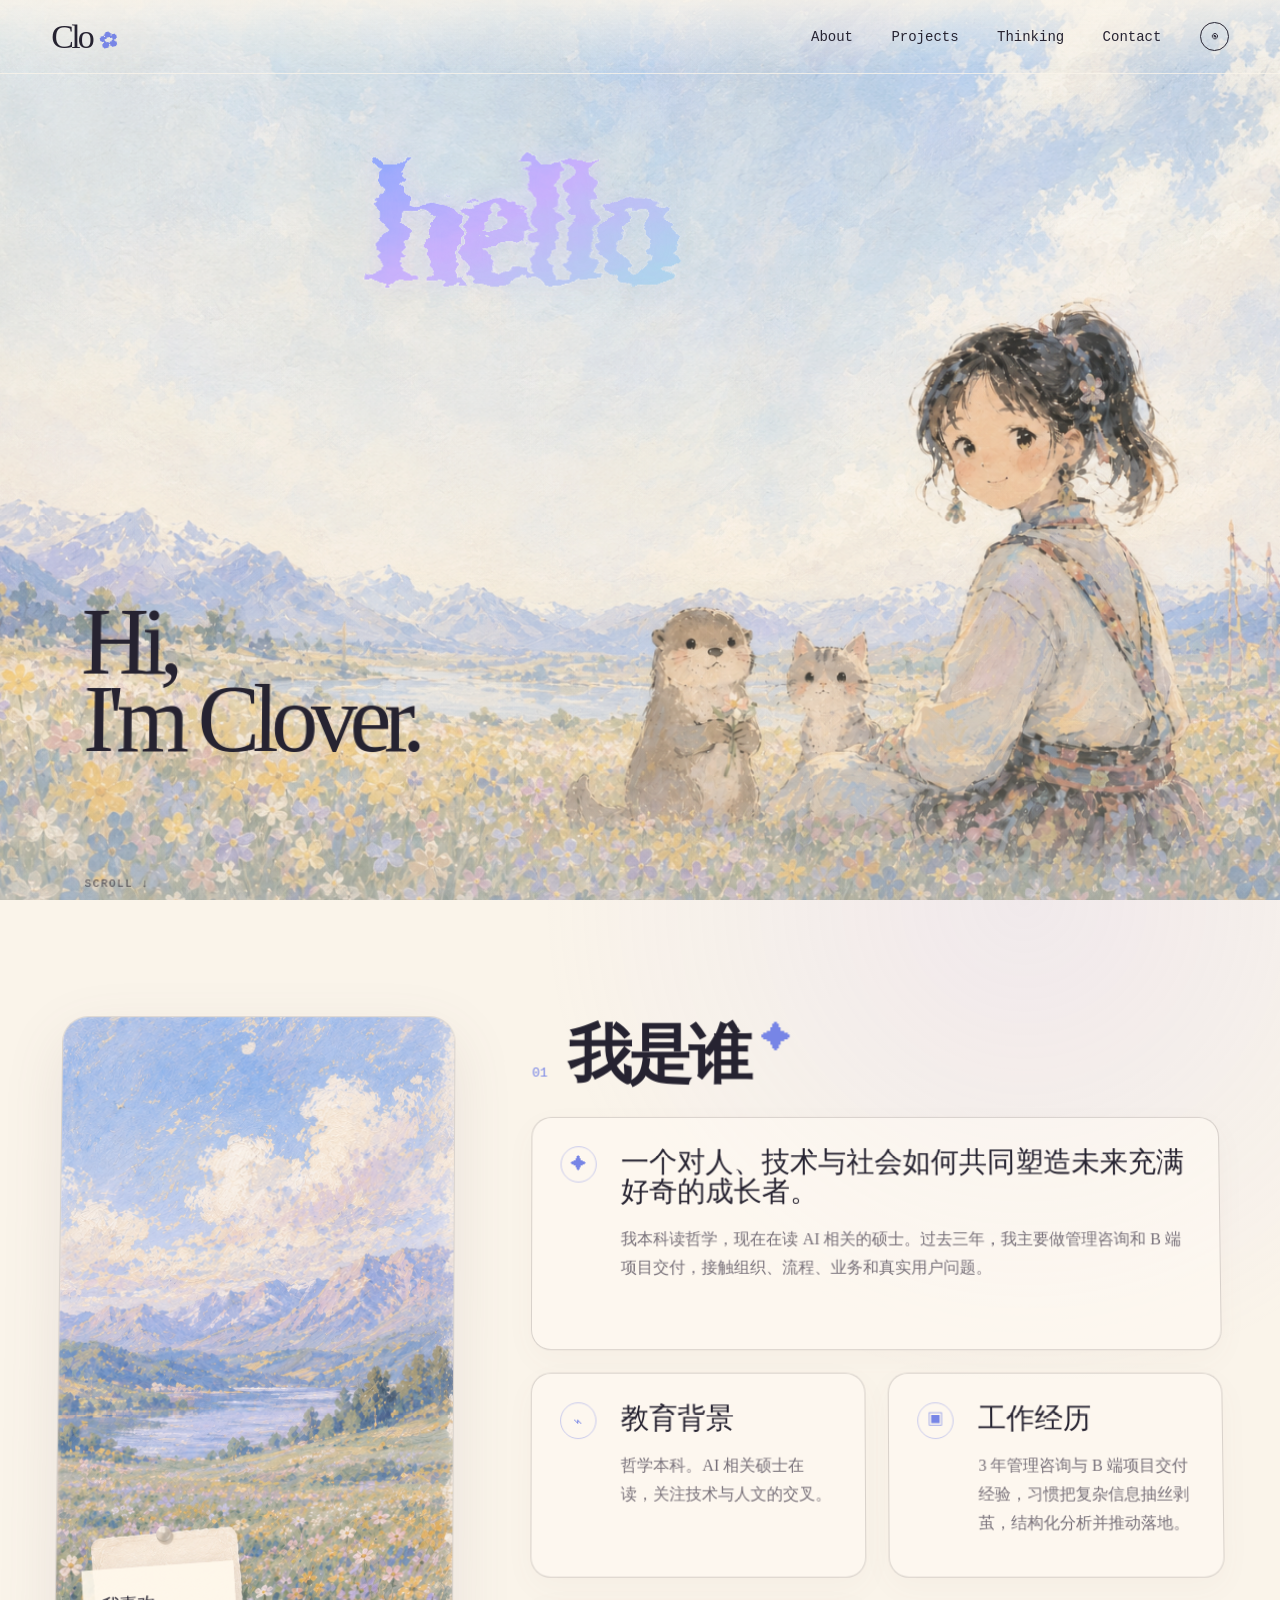
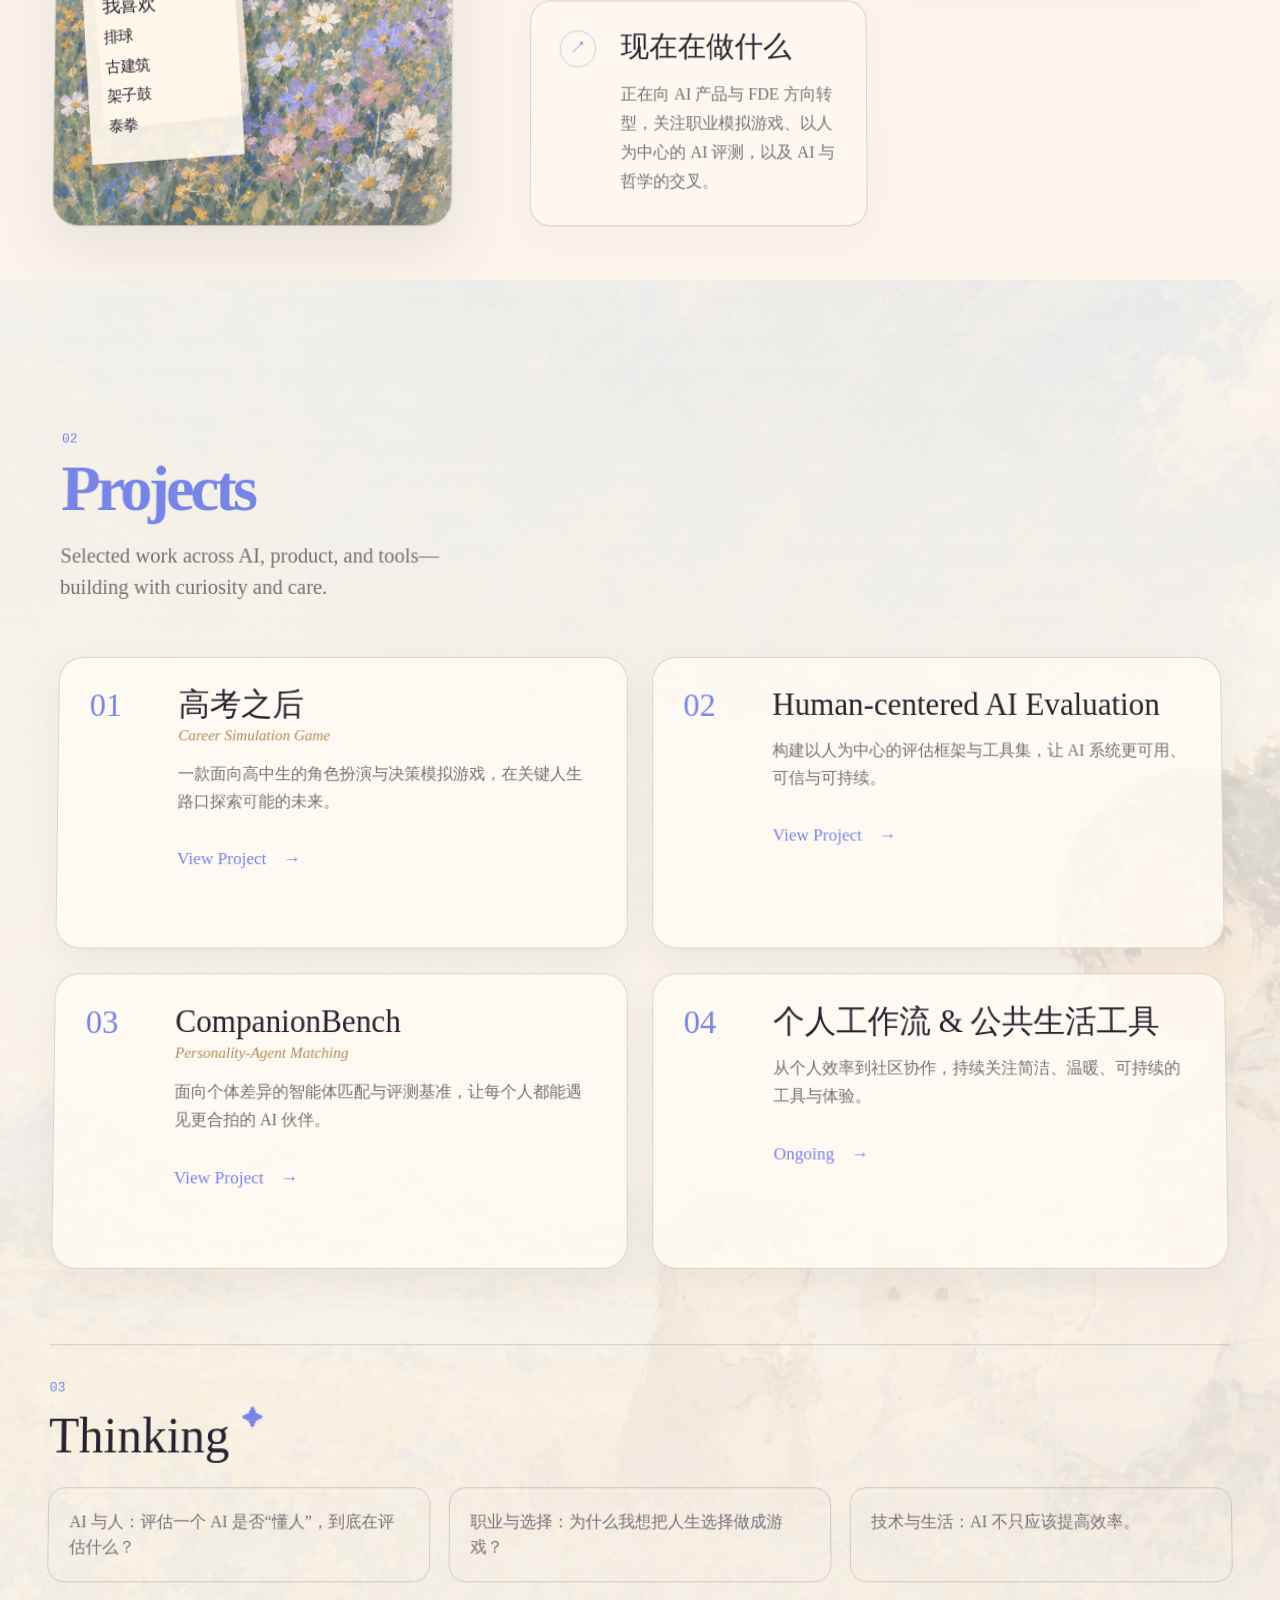
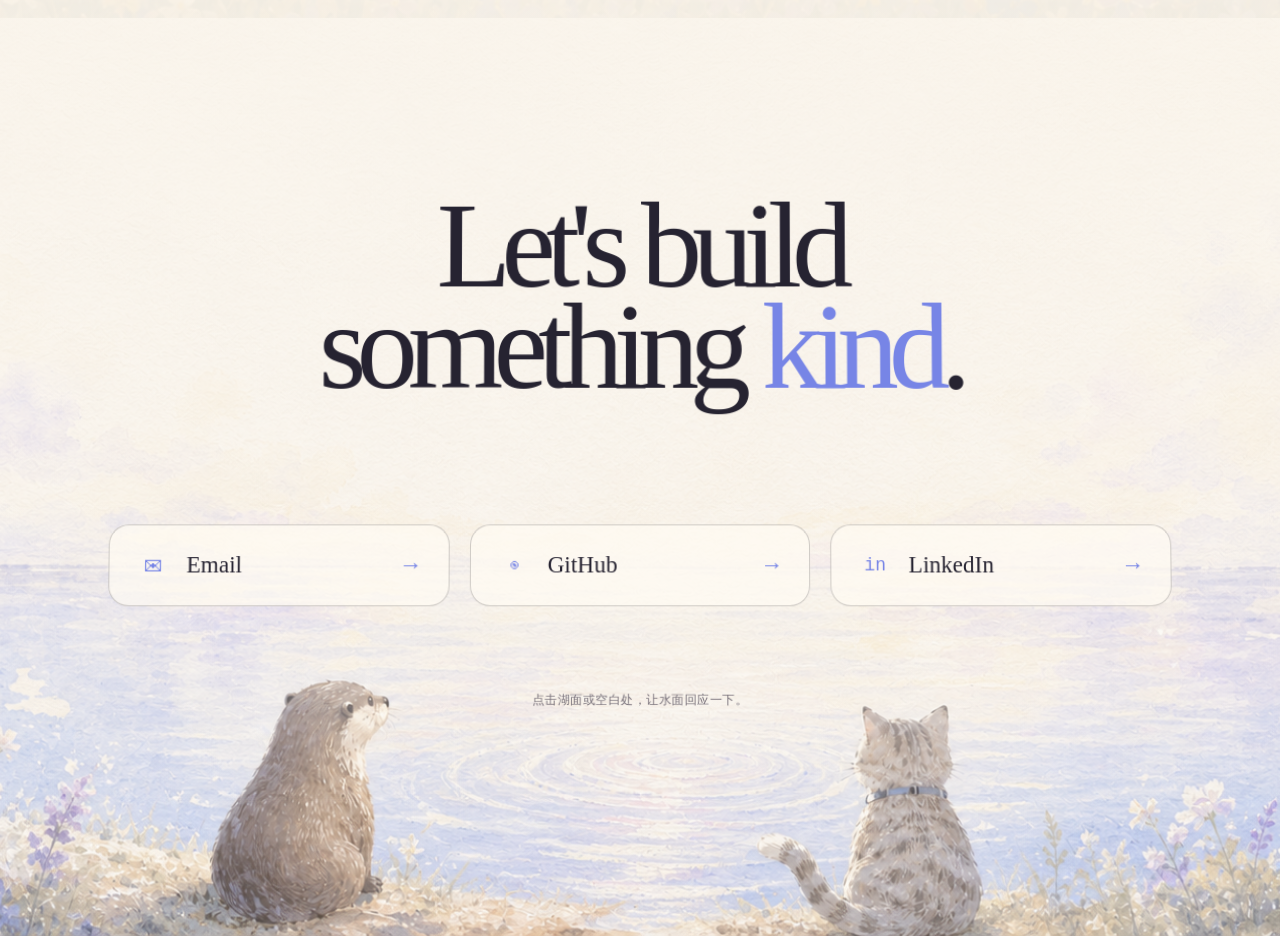
<file: index.html>
<!doctype html>
<html lang="zh-CN">
  <head>
    <meta charset="UTF-8" />
    <meta name="viewport" content="width=device-width, initial-scale=1" />
    <title>Clo — personal site</title>
    <link rel="stylesheet" href="styles.css" />
  </head>
  <body class="site-page page-home" data-page="home">
    <header class="site-header">
      <a class="brand" href="index.html" aria-label="Clo home">Clo <span>✿</span></a>
      <nav class="site-nav" aria-label="主导航">
        <a href="#about">About</a>
        <a href="#projects">Projects</a>
        <a href="#thinking">Thinking</a>
        <a href="#contact">Contact</a>
        <button class="theme-button" type="button" aria-label="切换夜猫子模式">◉</button>
      </nav>
    </header>

    <main>
      <section class="hero-section surface-section" data-ripple-area aria-label="Clover Hero">
        <div class="watercolor-wash" aria-hidden="true"></div>
        <img class="hero-watercolor" src="assets/hero-watercolor.png" alt="水彩高原、女孩、水獭和猫" />
        <div class="ripple-layer" aria-hidden="true"></div>
        <div class="fluid-hello" aria-hidden="true">
          <svg class="fluid-hello-svg" viewBox="0 0 900 300" role="presentation">
            <defs>
              <linearGradient id="fluid-fill" x1="0" y1="0" x2="1" y2="1">
                <stop offset="0" stop-color="#739cff" />
                <stop offset=".45" stop-color="#c6a9ff" />
                <stop offset="1" stop-color="#9edfe8" />
              </linearGradient>
              <filter id="fluid-filter" x="-20%" y="-40%" width="140%" height="190%">
                <feTurbulence class="fluid-noise" type="fractalNoise" baseFrequency=".006 .018" numOctaves="3" seed="12" result="noise" />
                <feDisplacementMap class="fluid-map" in="SourceGraphic" in2="noise" scale="18" xChannelSelector="R" yChannelSelector="G" />
                <feGaussianBlur stdDeviation=".45" />
              </filter>
              <filter id="foam-glow" x="-25%" y="-40%" width="150%" height="190%">
                <feGaussianBlur stdDeviation="8" result="glow" />
                <feMerge><feMergeNode in="glow" /><feMergeNode in="SourceGraphic" /></feMerge>
              </filter>
            </defs>
            <text class="fluid-text fluid-shadow" x="50%" y="67%" text-anchor="middle" filter="url(#foam-glow)">hello</text>
            <text class="fluid-text" x="50%" y="67%" text-anchor="middle" filter="url(#fluid-filter)">hello</text>
          </svg>
        </div>
        <div class="hero-copy">
          <span>Hi,</span>
          <span>I'm Clover.</span>
        </div>
        <button class="scroll-marker" type="button" data-scroll-next aria-label="向下滚动">SCROLL ↓</button>
      </section>

      <section id="about" class="page-main surface-section" data-ripple-area>
        <div class="ripple-layer" aria-hidden="true"></div>
        <div class="about-layout" aria-labelledby="home-about-title">
          <aside class="about-art-frame">
            <img src="assets/about-landscape.png" alt="水彩高原湖泊与花海" />
            <div class="paper-note">我喜欢<br /><span>排球</span><br /><span>古建筑</span><br /><span>架子鼓</span><br /><span>泰拳</span></div>
          </aside>
          <div class="about-dossier">
            <div class="page-heading"><span class="section-index">01</span><h1 id="home-about-title">我是谁 <i>✦</i></h1></div>
            <article class="info-card card-wide">
              <div class="card-icon">✦</div>
              <div><h2>一个对人、技术与社会如何共同塑造未来充满好奇的成长者。</h2><p>我本科读哲学，现在在读 AI 相关的硕士。过去三年，我主要做管理咨询和 B 端项目交付，接触组织、流程、业务和真实用户问题。</p></div>
            </article>
            <article class="info-card">
              <div class="card-icon">⌁</div>
              <div><h2>教育背景</h2><p>哲学本科。AI 相关硕士在读，关注技术与人文的交叉。</p></div>
            </article>
            <article class="info-card">
              <div class="card-icon">▣</div>
              <div><h2>工作经历</h2><p>3 年管理咨询与 B 端项目交付经验，习惯把复杂信息抽丝剥茧，结构化分析并推动落地。</p></div>
            </article>
            <article class="info-card">
              <div class="card-icon">↗</div>
              <div><h2>现在在做什么</h2><p>正在向 AI 产品与 FDE 方向转型，关注职业模拟游戏、以人为中心的 AI 评测，以及 AI 与哲学的交叉。</p></div>
            </article>
          </div>
        </div>
      </section>

      <section id="projects" class="page-main projects-main surface-section" data-ripple-area>
        <div class="ripple-layer" aria-hidden="true"></div>
        <div class="projects-intro" aria-labelledby="home-projects-title">
          <span class="section-index">02</span>
          <h1 id="home-projects-title">Projects</h1>
          <p>Selected work across AI, product, and tools—<br />building with curiosity and care.</p>
        </div>
        <div class="project-grid" aria-label="项目列表">
          <article class="project-card"><span class="project-number">01</span><div><h2>高考之后</h2><em>Career Simulation Game</em><p>一款面向高中生的角色扮演与决策模拟游戏，在关键人生路口探索可能的未来。</p><a href="#" class="text-link">View Project　→</a></div></article>
          <article class="project-card"><span class="project-number">02</span><div><h2>Human-centered AI Evaluation</h2><p>构建以人为中心的评估框架与工具集，让 AI 系统更可用、可信与可持续。</p><a href="#" class="text-link">View Project　→</a></div></article>
          <article class="project-card"><span class="project-number">03</span><div><h2>CompanionBench</h2><em>Personality-Agent Matching</em><p>面向个体差异的智能体匹配与评测基准，让每个人都能遇见更合拍的 AI 伙伴。</p><a href="#" class="text-link">View Project　→</a></div></article>
          <article class="project-card"><span class="project-number">04</span><div><h2>个人工作流 &amp; 公共生活工具</h2><p>从个人效率到社区协作，持续关注简洁、温暖、可持续的工具与体验。</p><a href="#" class="text-link">Ongoing　→</a></div></article>
        </div>
        <div id="thinking" class="thinking-strip" aria-labelledby="home-thinking-title">
          <span class="section-index">03</span><h2 id="home-thinking-title">Thinking <i>✦</i></h2>
          <div class="thinking-grid"><a href="#">AI 与人：评估一个 AI 是否“懂人”，到底在评估什么？</a><a href="#">职业与选择：为什么我想把人生选择做成游戏？</a><a href="#">技术与生活：AI 不只应该提高效率。</a></div>
        </div>
      </section>

      <section id="contact" class="contact-main surface-section" data-ripple-area>
        <img class="contact-lake" src="assets/contact-lake.png" alt="水彩湖面、水獭和猫" />
        <button class="animal-hotspot animal-otter" type="button" aria-label="水獭小彩蛋"><span>·</span></button>
        <button class="animal-hotspot animal-cat" type="button" aria-label="猫咪小彩蛋"><span>·</span></button>
        <div class="ripple-layer" aria-hidden="true"></div>
        <div class="contact-content" aria-labelledby="home-contact-title">
          <h1 id="home-contact-title">Let's build<br />something <span class="kind-word">kind</span>.</h1>
          <div class="contact-actions" aria-label="联系方式">
            <a class="contact-action" href="mailto:hello@cloverli.com"><span>✉</span> Email <b>→</b></a>
            <a class="contact-action" href="https://github.com/clover475" target="_blank" rel="noreferrer"><span>◉</span> GitHub <b>→</b></a>
            <a class="contact-action" href="https://www.linkedin.com" target="_blank" rel="noreferrer"><span>in</span> LinkedIn <b>→</b></a>
          </div>
          <p class="contact-caption">点击湖面或空白处，让水面回应一下。</p>
        </div>
      </section>
    </main>
    <script src="app.js"></script>
  </body>
</html>
</file>
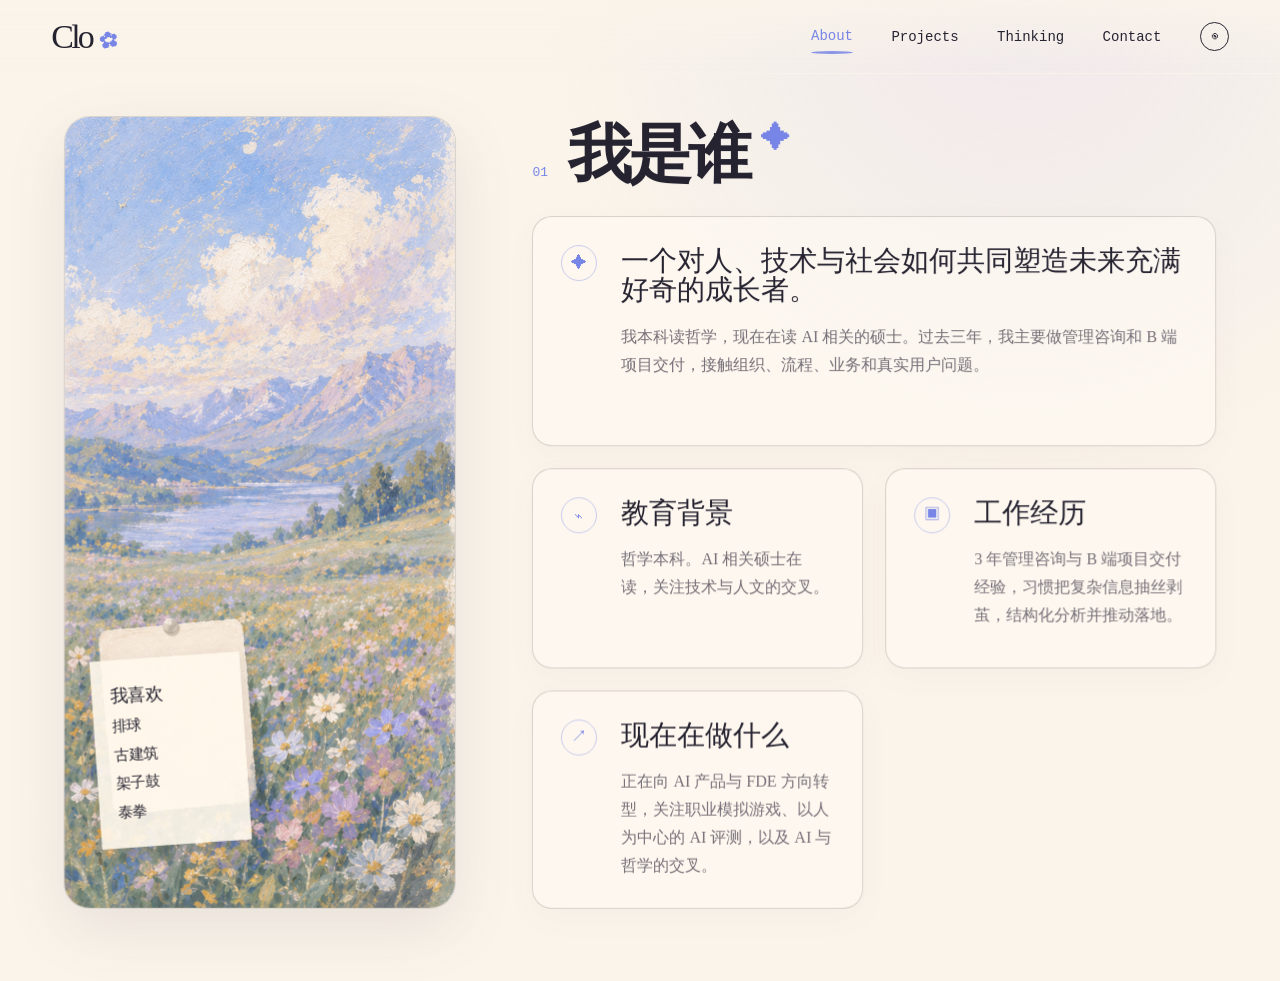
<file: about.html>
<!doctype html>
<html lang="zh-CN">
  <head>
    <meta charset="UTF-8" />
    <meta name="viewport" content="width=device-width, initial-scale=1" />
    <title>About — Clo</title>
    <link rel="stylesheet" href="styles.css" />
  </head>
  <body class="site-page page-about" data-page="about">
    <header class="site-header">
      <a class="brand" href="index.html" aria-label="Clo home">Clo <span>✿</span></a>
      <nav class="site-nav" aria-label="主导航">
        <a class="is-active" href="about.html">About</a>
        <a href="projects.html">Projects</a>
        <a href="projects.html#thinking">Thinking</a>
        <a href="contact.html">Contact</a>
        <button class="theme-button" type="button" aria-label="切换夜猫子模式">◉</button>
      </nav>
    </header>
    <main class="page-main surface-section" data-ripple-area>
      <div class="ripple-layer" aria-hidden="true"></div>
      <section class="about-layout" aria-labelledby="about-title">
        <aside class="about-art-frame">
          <img src="assets/about-landscape.png" alt="水彩高原湖泊与花海" />
          <div class="paper-note">我喜欢<br /><span>排球</span><br /><span>古建筑</span><br /><span>架子鼓</span><br /><span>泰拳</span></div>
        </aside>
        <div class="about-dossier">
          <div class="page-heading"><span class="section-index">01</span><h1 id="about-title">我是谁 <i>✦</i></h1></div>
          <article class="info-card card-wide">
            <div class="card-icon">✦</div>
            <div><h2>一个对人、技术与社会如何共同塑造未来充满好奇的成长者。</h2><p>我本科读哲学，现在在读 AI 相关的硕士。过去三年，我主要做管理咨询和 B 端项目交付，接触组织、流程、业务和真实用户问题。</p></div>
          </article>
          <article class="info-card">
            <div class="card-icon">⌁</div>
            <div><h2>教育背景</h2><p>哲学本科。AI 相关硕士在读，关注技术与人文的交叉。</p></div>
          </article>
          <article class="info-card">
            <div class="card-icon">▣</div>
            <div><h2>工作经历</h2><p>3 年管理咨询与 B 端项目交付经验，习惯把复杂信息抽丝剥茧，结构化分析并推动落地。</p></div>
          </article>
          <article class="info-card">
            <div class="card-icon">↗</div>
            <div><h2>现在在做什么</h2><p>正在向 AI 产品与 FDE 方向转型，关注职业模拟游戏、以人为中心的 AI 评测，以及 AI 与哲学的交叉。</p></div>
          </article>
        </div>
      </section>
    </main>
    <script src="app.js"></script>
  </body>
</html>
</file>
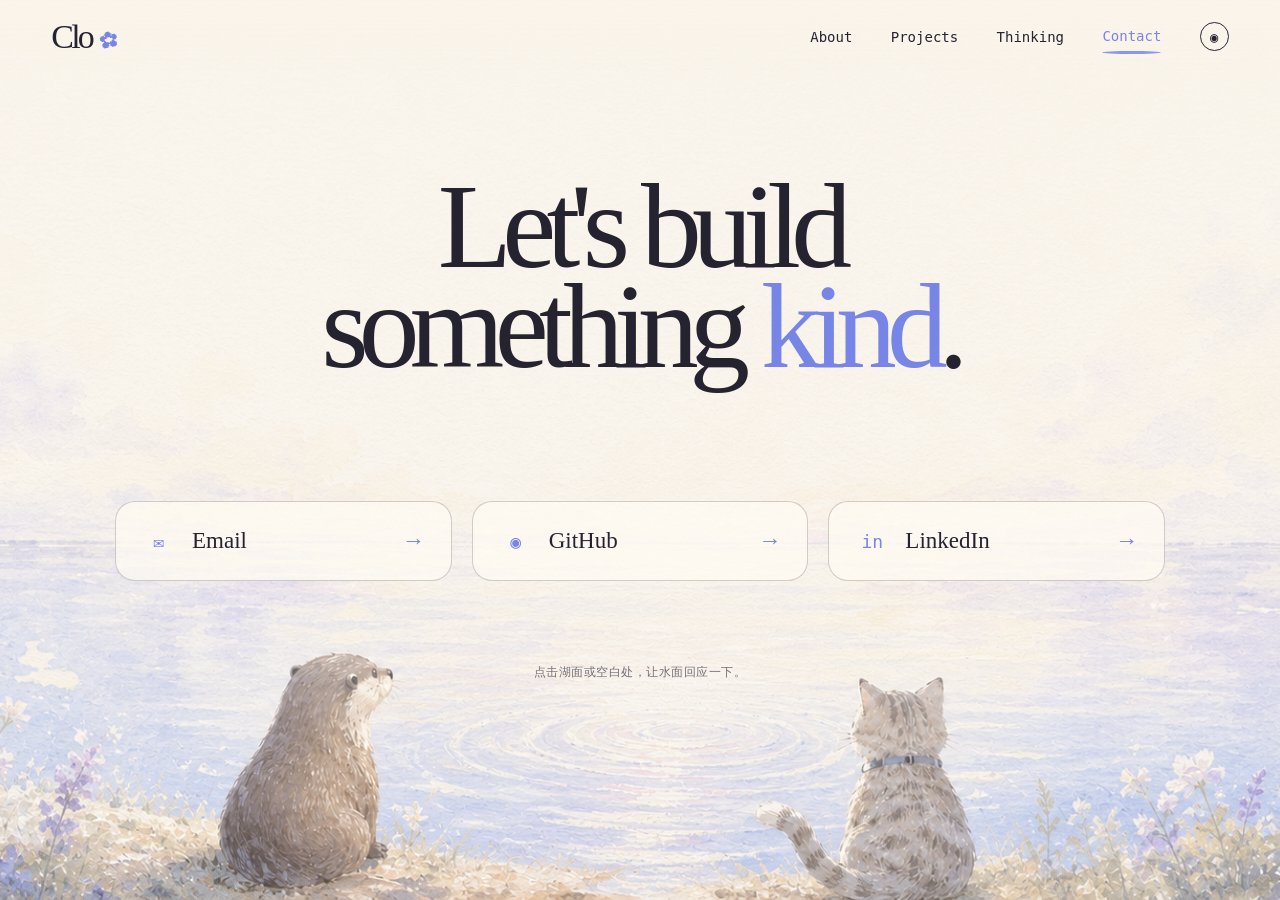
<file: contact.html>
<!doctype html>
<html lang="zh-CN">
  <head>
    <meta charset="UTF-8" />
    <meta name="viewport" content="width=device-width, initial-scale=1" />
    <title>Contact — Clo</title>
    <link rel="stylesheet" href="styles.css" />
  </head>
  <body class="site-page page-contact" data-page="contact">
    <header class="site-header">
      <a class="brand" href="index.html" aria-label="Clo home">Clo <span>✿</span></a>
      <nav class="site-nav" aria-label="主导航">
        <a href="about.html">About</a>
        <a href="projects.html">Projects</a>
        <a href="projects.html#thinking">Thinking</a>
        <a class="is-active" href="contact.html">Contact</a>
        <button class="theme-button" type="button" aria-label="切换夜猫子模式">◉</button>
      </nav>
    </header>
    <main class="contact-main surface-section" data-ripple-area>
      <img class="contact-lake" src="assets/contact-lake.png" alt="水彩湖面、水獭和猫" />
      <button class="animal-hotspot animal-otter" type="button" aria-label="水獭小彩蛋"><span>·</span></button>
      <button class="animal-hotspot animal-cat" type="button" aria-label="猫咪小彩蛋"><span>·</span></button>
      <div class="ripple-layer" aria-hidden="true"></div>
      <section class="contact-content" aria-labelledby="contact-title">
        <h1 id="contact-title">Let's build<br />something <span class="kind-word">kind</span>.</h1>
        <div class="contact-actions" aria-label="联系方式">
          <a class="contact-action" href="mailto:hello@cloverli.com"><span>✉</span> Email <b>→</b></a>
          <a class="contact-action" href="https://github.com/clover475" target="_blank" rel="noreferrer"><span>◉</span> GitHub <b>→</b></a>
          <a class="contact-action" href="https://www.linkedin.com" target="_blank" rel="noreferrer"><span>in</span> LinkedIn <b>→</b></a>
        </div>
        <p class="contact-caption">点击湖面或空白处，让水面回应一下。</p>
      </section>
    </main>
    <script src="app.js"></script>
  </body>
</html>
</file>
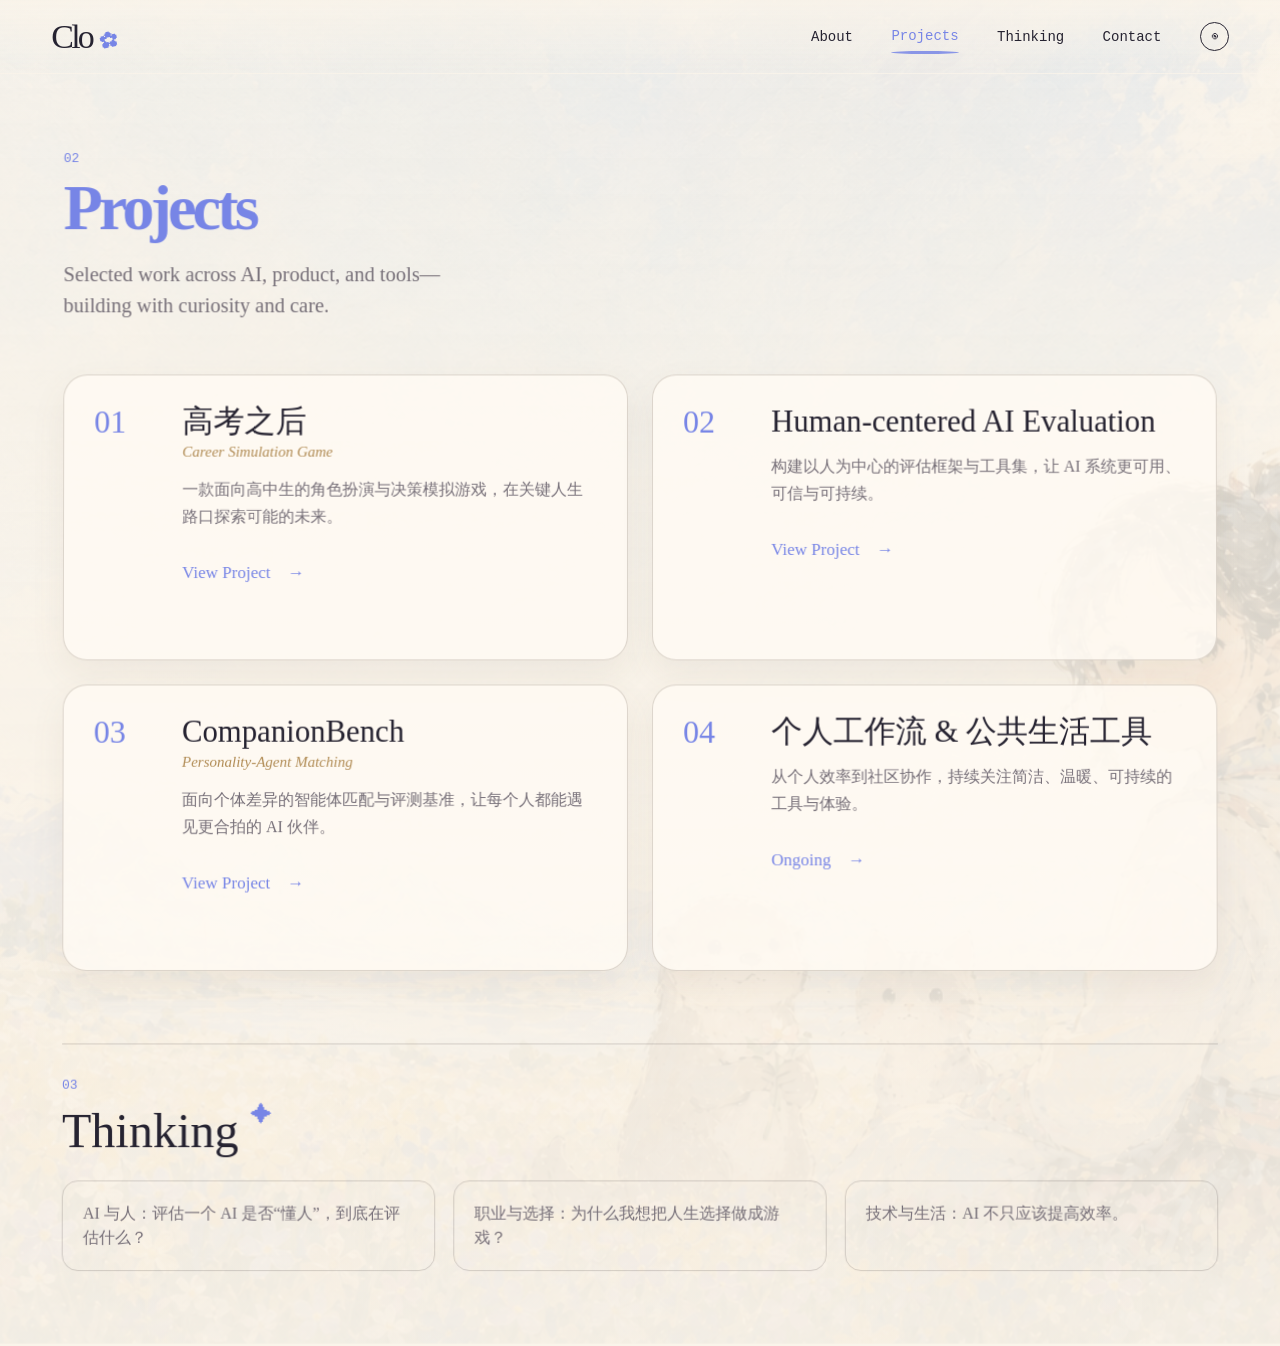
<file: projects.html>
<!doctype html>
<html lang="zh-CN">
  <head>
    <meta charset="UTF-8" />
    <meta name="viewport" content="width=device-width, initial-scale=1" />
    <title>Projects — Clo</title>
    <link rel="stylesheet" href="styles.css" />
  </head>
  <body class="site-page page-projects" data-page="projects">
    <header class="site-header">
      <a class="brand" href="index.html" aria-label="Clo home">Clo <span>✿</span></a>
      <nav class="site-nav" aria-label="主导航">
        <a href="about.html">About</a>
        <a class="is-active" href="projects.html">Projects</a>
        <a href="#thinking">Thinking</a>
        <a href="contact.html">Contact</a>
        <button class="theme-button" type="button" aria-label="切换夜猫子模式">◉</button>
      </nav>
    </header>
    <main class="page-main projects-main surface-section" data-ripple-area>
      <div class="ripple-layer" aria-hidden="true"></div>
      <section class="projects-intro" aria-labelledby="projects-title">
        <span class="section-index">02</span>
        <h1 id="projects-title">Projects</h1>
        <p>Selected work across AI, product, and tools—<br />building with curiosity and care.</p>
      </section>
      <section class="project-grid" aria-label="项目列表">
        <article class="project-card"><span class="project-number">01</span><div><h2>高考之后</h2><em>Career Simulation Game</em><p>一款面向高中生的角色扮演与决策模拟游戏，在关键人生路口探索可能的未来。</p><a href="#" class="text-link">View Project　→</a></div></article>
        <article class="project-card"><span class="project-number">02</span><div><h2>Human-centered AI Evaluation</h2><p>构建以人为中心的评估框架与工具集，让 AI 系统更可用、可信与可持续。</p><a href="#" class="text-link">View Project　→</a></div></article>
        <article class="project-card"><span class="project-number">03</span><div><h2>CompanionBench</h2><em>Personality-Agent Matching</em><p>面向个体差异的智能体匹配与评测基准，让每个人都能遇见更合拍的 AI 伙伴。</p><a href="#" class="text-link">View Project　→</a></div></article>
        <article class="project-card"><span class="project-number">04</span><div><h2>个人工作流 &amp; 公共生活工具</h2><p>从个人效率到社区协作，持续关注简洁、温暖、可持续的工具与体验。</p><a href="#" class="text-link">Ongoing　→</a></div></article>
      </section>
      <section id="thinking" class="thinking-strip" aria-labelledby="thinking-title">
        <span class="section-index">03</span><h2 id="thinking-title">Thinking <i>✦</i></h2>
        <div class="thinking-grid"><a href="#">AI 与人：评估一个 AI 是否“懂人”，到底在评估什么？</a><a href="#">职业与选择：为什么我想把人生选择做成游戏？</a><a href="#">技术与生活：AI 不只应该提高效率。</a></div>
      </section>
    </main>
    <script src="app.js"></script>
  </body>
</html>
</file>
<file: styles.css>
:root {
  --paper: #faf4ea;
  --paper-2: #fffaf2;
  --ink: #262331;
  --muted: #766f78;
  --blue: #7785e6;
  --lavender: #b8a5ed;
  --yellow: #edc77d;
  --line: rgba(82, 72, 76, .22);
  --shadow: 0 20px 60px rgba(104, 92, 104, .12);
}

* { box-sizing: border-box; }
html { background: var(--paper); scroll-behavior: smooth; }
body { margin: 0; min-width: 320px; color: var(--ink); background: var(--paper); font-family: Georgia, 'Times New Roman', serif; }
body.night { --paper: #222435; --paper-2: #2b2d40; --ink: #f7efe3; --muted: #c7bfd0; --line: rgba(255,255,255,.22); }
button, a { font: inherit; }
a { color: inherit; }
button { color: inherit; }

.site-page { min-height: 100svh; overflow-x: hidden; background: var(--paper); transition: background-color 450ms ease, color 450ms ease; }
.site-header { position: fixed; z-index: 20; top: 0; left: 0; right: 0; display: flex; align-items: center; justify-content: space-between; padding: 22px 4vw; border-bottom: 1px solid transparent; background: linear-gradient(180deg, rgba(250,244,234,.8), rgba(250,244,234,0)); pointer-events: none; }
.site-header > * { pointer-events: auto; }
.brand { font-family: 'Snell Roundhand', 'Bradley Hand', cursive; font-size: 34px; line-height: .8; text-decoration: none; letter-spacing: -.08em; }
.brand span { display: inline-block; margin-left: 3px; font-family: Georgia, serif; font-size: 18px; color: var(--blue); transform: rotate(-12deg); }
.site-nav { display: flex; align-items: center; gap: clamp(18px, 3vw, 52px); font-family: ui-monospace, SFMono-Regular, Menlo, monospace; font-size: 14px; }
.site-nav a { position: relative; text-decoration: none; transition: color 180ms ease, transform 180ms ease; }
.site-nav a::after { content: ''; position: absolute; right: 0; bottom: -10px; left: 0; height: 3px; border-radius: 50%; background: var(--blue); opacity: 0; transform: scaleX(.25); transition: opacity 180ms ease, transform 180ms ease; }
.site-nav a:hover, .site-nav a.is-active { color: var(--blue); transform: translateY(-1px); }
.site-nav a.is-active::after, .site-nav a:hover::after { opacity: .85; transform: scaleX(1); }
.theme-button { display: grid; place-items: center; width: 29px; height: 29px; border: 1px solid currentColor; border-radius: 50%; background: transparent; cursor: pointer; transition: transform 180ms ease, color 180ms ease; }
.theme-button:hover { color: var(--blue); transform: rotate(28deg); }

.surface-section { --section-bend: 0deg; transform: perspective(1700px) rotateX(var(--section-bend)); transform-origin: center top; will-change: transform; }
.hero-section { position: relative; min-height: 100svh; overflow: hidden; background: var(--paper); isolation: isolate; }
.watercolor-wash { position: absolute; z-index: -2; inset: 0; background: radial-gradient(ellipse at 38% 18%, rgba(255,238,199,.72), transparent 28%), radial-gradient(ellipse at 70% 34%, rgba(188,176,244,.38), transparent 32%), linear-gradient(180deg, #c4ddf0 0%, #e8e5ec 54%, #d8d9c0 100%); mix-blend-mode: multiply; }
.hero-watercolor { position: absolute; z-index: -1; inset: 0; width: 100%; height: 100%; object-fit: cover; object-position: center bottom; opacity: .94; }
.hero-section::after { content: ''; position: absolute; z-index: -1; inset: 0; background: linear-gradient(180deg, rgba(255,255,255,.03) 0 65%, rgba(250,244,234,.28)); pointer-events: none; }
.fluid-hello { position: absolute; z-index: 2; top: 13vh; left: 12vw; width: min(57vw, 850px); pointer-events: none; transform: translate3d(var(--fluid-x,0px),var(--fluid-y,0px),0) rotate(var(--fluid-rotate,0deg)) scale(var(--fluid-scale,1)); transform-origin: center; transition: transform 180ms cubic-bezier(.22,1,.36,1); }
.fluid-hello-svg { display: block; width: 100%; overflow: visible; }
.fluid-text { fill: url(#fluid-fill); font-family: 'Snell Roundhand', 'Bradley Hand', 'Segoe Print', cursive; font-size: 218px; font-weight: 700; letter-spacing: -16px; opacity: .84; paint-order: stroke; stroke: rgba(255,255,255,.28); stroke-width: 3px; }
.fluid-shadow { opacity: .28; filter: blur(14px); }
.hero-copy { position: absolute; z-index: 4; left: 7vw; bottom: 17vh; display: grid; font-family: 'Snell Roundhand', 'Bradley Hand', cursive; font-size: clamp(3.6rem, 7.2vw, 8.5rem); line-height: .82; letter-spacing: -.08em; }
.hero-copy span:last-child { margin-left: .03em; }
.scroll-marker { position: absolute; z-index: 5; left: 7vw; bottom: 26px; border: 0; background: transparent; font-family: ui-monospace, SFMono-Regular, monospace; font-size: 11px; letter-spacing: .12em; cursor: pointer; opacity: .72; }
.scroll-marker:hover { color: var(--blue); opacity: 1; }

.page-main { position: relative; min-height: 100svh; padding: 116px 5vw 72px; background: radial-gradient(circle at 80% 0%, rgba(188,176,244,.16), transparent 34%), var(--paper); }
.about-layout { display: grid; grid-template-columns: minmax(300px, 34%) 1fr; gap: clamp(34px, 6vw, 100px); width: min(1380px, 100%); min-height: calc(100svh - 188px); margin: 0 auto; align-items: stretch; }
.about-art-frame { position: relative; min-height: 650px; overflow: hidden; border: 1px solid var(--line); border-radius: 26px; background: var(--paper-2); box-shadow: var(--shadow); }
.about-art-frame img { width: 100%; height: 100%; min-height: 650px; object-fit: cover; object-position: left center; display: block; }
.paper-note { position: absolute; left: 8%; bottom: 8%; width: 150px; padding: 22px 18px; background: rgba(255,249,237,.9); box-shadow: 0 8px 20px rgba(80,65,68,.16); font-size: 18px; line-height: 1.6; transform: rotate(-4deg); }
.paper-note span { font-size: 15px; }
.about-dossier { display: grid; grid-template-columns: 1fr 1fr; gap: 22px; align-content: start; }
.page-heading { grid-column: 1 / -1; display: flex; align-items: baseline; gap: 20px; margin: 10px 0 10px; }
.section-index { color: var(--blue); font-family: ui-monospace, SFMono-Regular, monospace; font-size: 13px; }
.page-heading h1, .projects-intro h1 { margin: 0; font-size: clamp(3rem, 5vw, 6rem); line-height: .9; letter-spacing: -.06em; }
h1 i, h2 i { color: var(--blue); font-style: normal; font-size: .45em; vertical-align: top; }
.info-card { position: relative; display: grid; grid-template-columns: 44px 1fr; gap: 16px; min-height: 200px; padding: 28px; border: 1px solid var(--line); border-radius: 20px; background: rgba(255,250,243,.58); box-shadow: 0 10px 30px rgba(120,100,100,.04); transition: transform 240ms ease, box-shadow 240ms ease, background-color 240ms ease; }
.info-card:hover { transform: translateY(-5px); background: rgba(255,250,243,.9); box-shadow: var(--shadow); }
.card-wide { grid-column: 1 / -1; min-height: 230px; }
.card-icon { display: grid; place-items: center; width: 36px; height: 36px; border: 1px solid rgba(119,133,230,.38); border-radius: 50%; color: var(--blue); font-family: Georgia, serif; }
.info-card h2 { margin: 1px 0 18px; font-size: clamp(1.45rem, 2.2vw, 2.35rem); line-height: 1.05; font-weight: 500; }
.info-card p { margin: 0; color: var(--muted); font-size: 16px; line-height: 1.75; }

.projects-main { padding-top: 148px; background: linear-gradient(180deg, rgba(250,244,234,.78), rgba(250,244,234,.93)), url('assets/hero-watercolor.png') center/cover fixed; }
.projects-intro { width: min(1380px, 100%); margin: 0 auto 52px; }
.projects-intro h1 { margin-top: 13px; color: var(--blue); }
.projects-intro p { margin: 22px 0 0; color: var(--muted); font-size: clamp(1rem, 1.6vw, 1.45rem); line-height: 1.55; }
.project-grid { display: grid; grid-template-columns: 1fr 1fr; gap: 24px; width: min(1380px, 100%); margin: 0 auto; }
.project-card { display: grid; grid-template-columns: 72px 1fr; gap: 16px; min-height: 285px; padding: 30px; border: 1px solid rgba(135,119,104,.28); border-radius: 24px; background: rgba(255,250,243,.83); box-shadow: 0 14px 34px rgba(115,100,95,.08); transition: transform 260ms ease, box-shadow 260ms ease; }
.project-card:hover { transform: translateY(-7px); box-shadow: var(--shadow); }
.project-number { color: var(--blue); font-size: 32px; line-height: 1; }
.project-card h2 { margin: 0 0 5px; font-size: clamp(1.4rem, 2.4vw, 2.2rem); line-height: 1.05; font-weight: 500; }
.project-card em { color: #b18c55; font-size: 15px; }
.project-card p { color: var(--muted); font-size: 16px; line-height: 1.65; }
.text-link { display: inline-block; margin-top: 15px; color: var(--blue); font-size: 17px; text-decoration: none; border-bottom: 1px solid transparent; }
.text-link:hover { border-bottom-color: currentColor; }
.thinking-strip { width: min(1380px, 100%); margin: 72px auto 0; padding-top: 30px; border-top: 1px solid var(--line); }
.thinking-strip h2 { margin: 10px 0 22px; font-size: 3rem; font-weight: 500; }
.thinking-grid { display: grid; grid-template-columns: repeat(3, 1fr); gap: 18px; }
.thinking-grid a { padding: 20px; border: 1px solid var(--line); border-radius: 16px; color: var(--muted); text-decoration: none; line-height: 1.5; transition: color 180ms ease, background-color 180ms ease; }
.thinking-grid a:hover { color: var(--ink); background: rgba(255,250,243,.8); }

.contact-main { position: relative; min-height: 100svh; overflow: hidden; isolation: isolate; background: var(--paper); }
.contact-lake { position: absolute; z-index: -2; inset: 0; width: 100%; height: 100%; object-fit: cover; object-position: center; }
.contact-main::after { content: ''; position: absolute; z-index: -1; inset: 0; background: linear-gradient(180deg, rgba(250,244,234,.78) 0%, rgba(250,244,234,.48) 48%, rgba(250,244,234,.14) 100%); pointer-events: none; }
.contact-main.kind-active::after { background: linear-gradient(180deg, rgba(255,250,240,.88), rgba(250,244,234,.38) 58%, rgba(250,244,234,.1)); }
.animal-hotspot { position: absolute; z-index: 4; bottom: 7%; width: 100px; height: 125px; border: 0; border-radius: 50%; background: transparent; cursor: pointer; }
.animal-hotspot span { position: absolute; left: 50%; top: 18%; width: 22px; height: 7px; border-bottom: 2px solid rgba(119,133,230,.78); border-radius: 50%; opacity: 0; transform: translateX(-50%); transition: opacity 180ms ease, transform 180ms ease; }
.animal-hotspot:hover span, .animal-hotspot:focus-visible span, .animal-hotspot.is-awake span { opacity: 1; transform: translate(-50%, -5px) scale(1.25); }
.animal-otter { left: 25%; }
.animal-cat { right: 25%; }
.contact-main:has(.animal-hotspot:hover) .contact-lake, .contact-main:has(.animal-hotspot.is-awake) .contact-lake { transform: translateY(-2px) scale(1.008); transition: transform 500ms ease; }
.contact-content { position: relative; z-index: 2; display: grid; place-items: center; min-height: 100svh; padding: 150px 6vw 180px; text-align: center; }
.contact-content h1 { margin: 0; font-size: clamp(4.6rem, 9.5vw, 10rem); font-weight: 400; line-height: .82; letter-spacing: -.08em; }
.kind-word { color: var(--blue); transition: text-shadow 220ms ease, color 220ms ease; }
.kind-word:hover { color: #8f81de; text-shadow: 0 0 20px rgba(119,133,230,.6); }
.contact-actions { display: grid; grid-template-columns: repeat(3, minmax(190px, 1fr)); gap: 20px; width: min(1050px, 100%); margin-top: 70px; }
.contact-action { display: flex; align-items: center; gap: 16px; padding: 22px 26px; border: 1px solid rgba(73,68,74,.25); border-radius: 20px; background: rgba(255,251,243,.72); font-size: 23px; text-decoration: none; transition: transform 220ms ease, box-shadow 220ms ease, border-color 220ms ease; }
.contact-action span { display: grid; place-items: center; width: 34px; height: 34px; border-radius: 9px; color: var(--blue); font-family: ui-monospace, monospace; font-size: 18px; }
.contact-action b { margin-left: auto; color: var(--blue); font-weight: 400; }
.contact-action:hover, .contact-action:focus-visible { border-color: rgba(119,133,230,.7); box-shadow: 0 0 28px rgba(119,133,230,.24); transform: translateY(-5px); }
.contact-caption { margin-top: 28px; color: var(--muted); font-family: ui-monospace, monospace; font-size: 12px; letter-spacing: .04em; }
.contact-petal { position: absolute; z-index: 8; width: 9px; height: 15px; border-radius: 100% 0 100% 0; background: var(--petal-color); pointer-events: none; animation: petal-float 1.35s ease-out forwards; }
@keyframes petal-float { from { opacity: 0; transform: translate(0, 8px) rotate(0); } 22% { opacity: .8; } to { opacity: 0; transform: translate(var(--petal-x), -46px) rotate(170deg); } }
.ripple { position: absolute; width: 22px; height: 22px; border: 1px solid var(--ripple-color); border-radius: 50%; pointer-events: none; transform: translate(-50%, -50%) scale(.3); animation: watercolor-ripple 1.5s ease-out forwards; box-shadow: 0 0 18px color-mix(in srgb, var(--ripple-color) 45%, transparent); }
.ripple::after { content: ''; position: absolute; inset: -8px; border: 1px solid color-mix(in srgb, var(--ripple-color) 35%, transparent); border-radius: 50%; }
@keyframes watercolor-ripple { 0% { opacity: .7; transform: translate(-50%,-50%) scale(.25); } 72% { opacity: .35; } 100% { opacity: 0; transform: translate(-50%,-50%) scale(9); } }

@media (max-width: 820px) {
  .site-header { padding: 18px 5vw; }
  .brand { font-size: 30px; }
  .site-nav { gap: 11px; font-size: 10px; }
  .site-nav a:nth-child(3) { display: none; }
  .hero-watercolor { object-position: 62% bottom; }
  .fluid-hello { top: 17vh; left: 4vw; width: 92vw; }
  .fluid-text { font-size: 230px; }
  .hero-copy { left: 8vw; bottom: 17vh; font-size: clamp(3.6rem, 15vw, 6rem); }
  .about-layout { grid-template-columns: 1fr; }
  .about-art-frame { min-height: 460px; }
  .about-art-frame img { min-height: 460px; }
  .about-dossier { grid-template-columns: 1fr; }
  .card-wide { grid-column: auto; }
  .project-grid { grid-template-columns: 1fr; }
  .thinking-grid { grid-template-columns: 1fr; }
  .contact-actions { grid-template-columns: 1fr; margin-top: 44px; }
  .contact-content h1 { font-size: 17vw; }
  .animal-otter { left: 13%; }
  .animal-cat { right: 13%; }
}

@media (prefers-reduced-motion: reduce) {
  *, *::before, *::after { animation-duration: .001ms !important; animation-iteration-count: 1 !important; scroll-behavior: auto !important; transition-duration: .001ms !important; }
}
</file>
